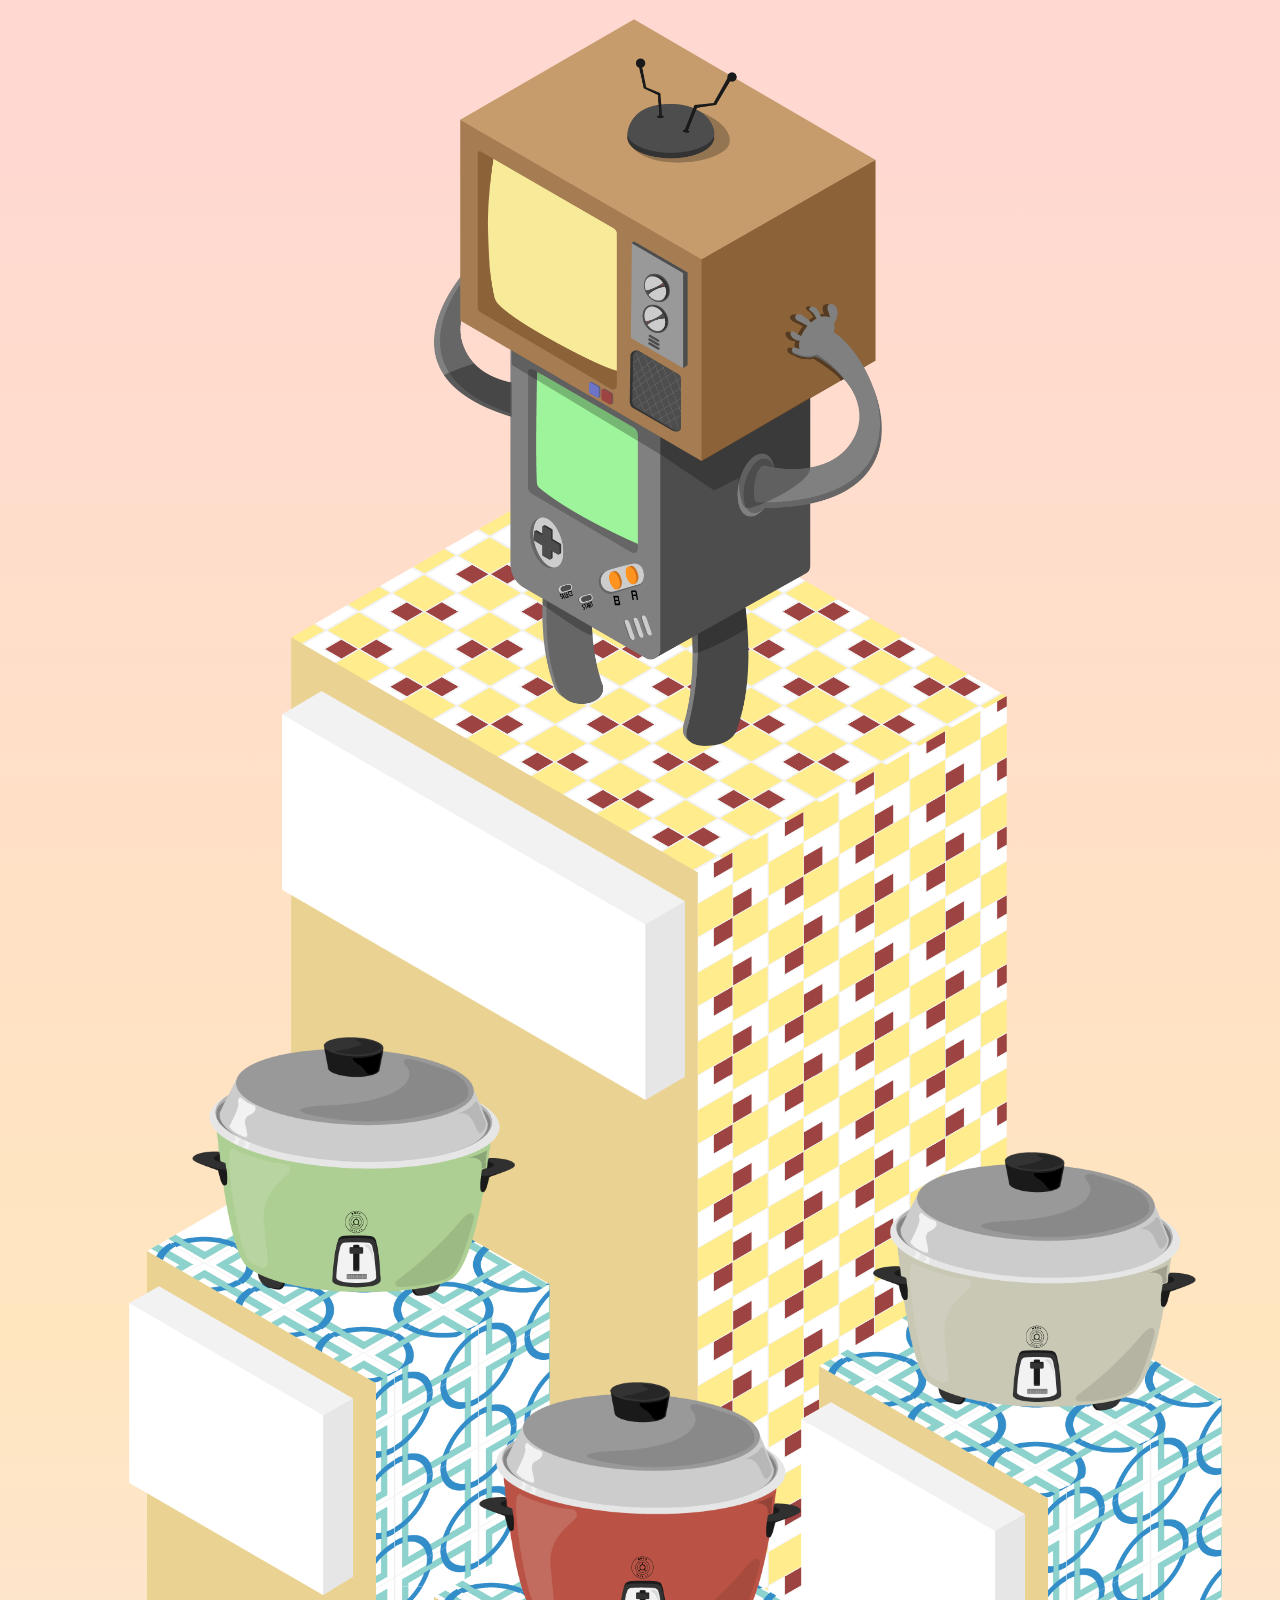
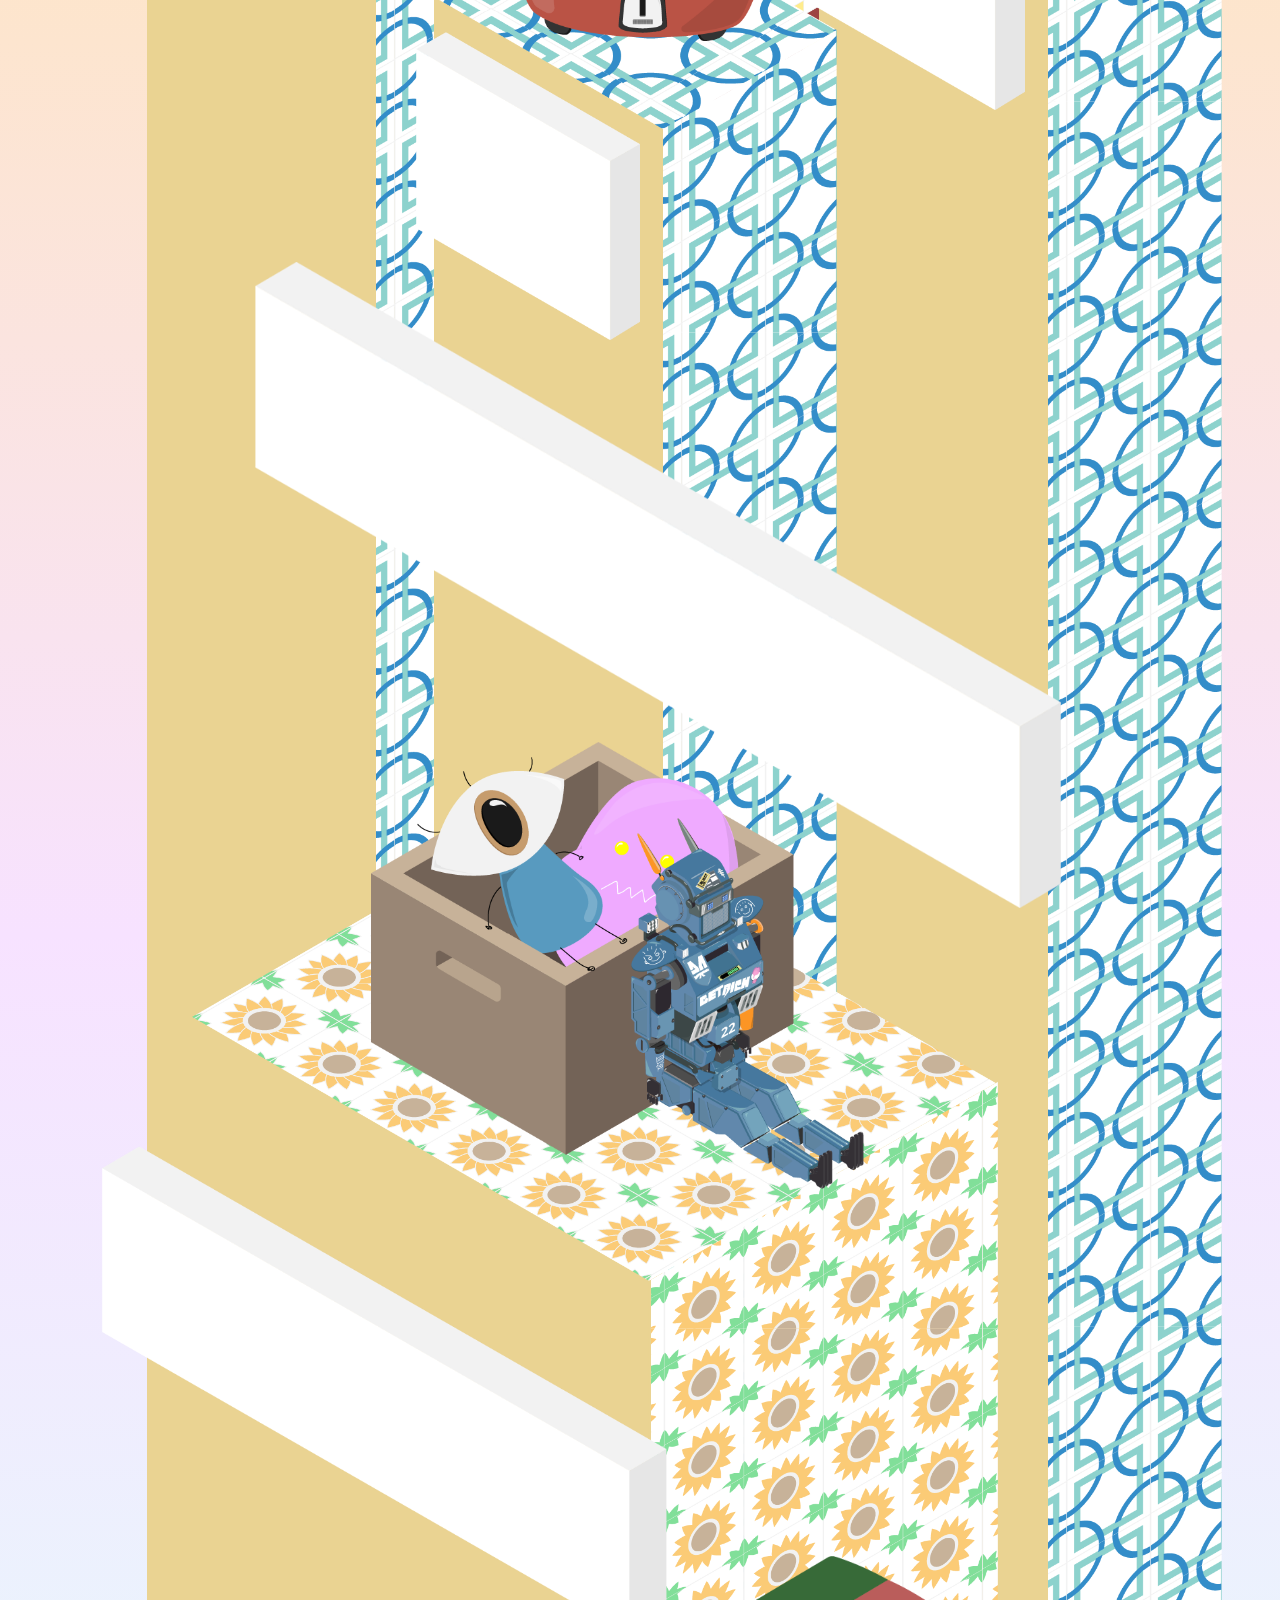
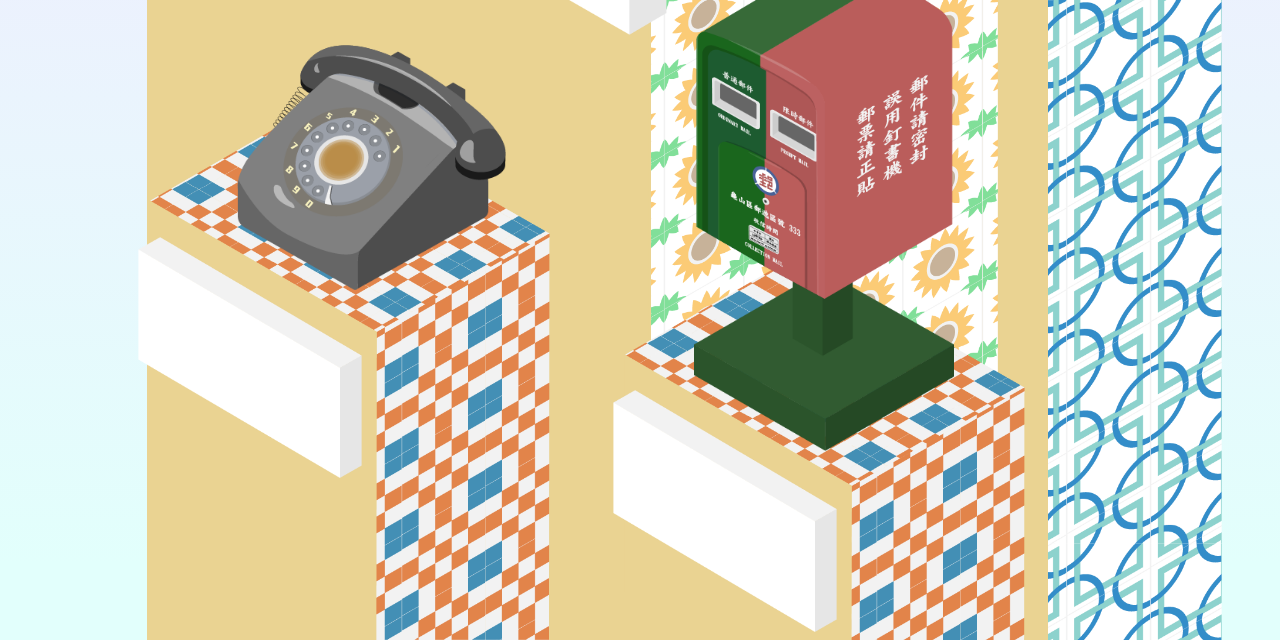
<file: index.html>
<!DOCTYPE html>
<html lang="en">
<head>
  <meta charset="UTF-8">
  <title>Reg's resume</title>
  <link rel="stylesheet" href="css/main.css">
</head>
<body>
<div class="container">
  <div class="row">
    <img src="img/gameboy.png" alt="" class="gameboy">
    <img src="img/main_pillar.png" alt="" class="main_p">
    <img src="img/skill_title_board.png" alt="" class="skill_title">
    <!--skill_pillar1-->
    <img src="img/second_pillar.png" alt="" class="sec_p1">
    <!--pot_green_start-->
    <img src="img/pot_lid.png" alt="" class="lid1">
    <img src="img/pot_green.png" alt="" class="pot_green">
    <img src="img/toy_brick.png" alt="" class="brick">
    <!--pot_green_end-->
    <img src="img/skill_board.png" alt="" class="skill_board_s">
    <!--skill_pillar1_end-->
    <!--skill_pillar2-->
    <img src="img/second_pillar.png" alt="" class="sec_p2">
    <!--pot_red_start-->
    <img src="img/pot_lid.png" alt="" class="lid2">
    <img src="img/pot_red.png" alt="" class="pot_red">
    <img src="img/childern_book.png" alt="" class="childern_book">
    <!--pot_red_end-->
    <img src="img/skill_board.png" alt="" class="skill_board_i">
    <!--skill_pillar2_end-->
    <!--skill_pillar3-->
    <img src="img/second_pillar.png" alt="" class="sec_p3">
    <!--pot_gray_start-->
    <img src="img/pot_lid.png" alt="" class="lid3">
    <img src="img/pot_gray.png" alt="" class="pot_gray">
    <img src="img/sketchpad.png" alt="" class="sketchpad">
    <!--pot_red_end-->
    <img src="img/skill_board.png" alt="" class="skill_board_b">
    <!--skill_pillar3_end-->
    <!--collection-->
    <img src="img/collection_board.png" alt="" class="collect_board">
    <img src="img/third_pillar.png" alt="" class="thd-p">
    <img src="img/toy_box.png" alt="" class="toy_box">
    <!--collection_end-->
    <img src="img/contact_title_board.png" alt="" class="contact_title">
    <img src="img/fourth_pillar.png" alt="" class="four_p1">
    <img src="img/fourth_pillar.png" alt="" class="four_p2">
    <img src="img/phone.png" alt="" class="phone">
    <img src="img/mailbox.png" alt="" class="mailbox">
    <img src="img/contact_board.png" alt="" class="contact_board1">
    <img src="img/contact_board.png" alt="" class="contact_board2">



  </div>
</div>
</body>
</html>
</file>
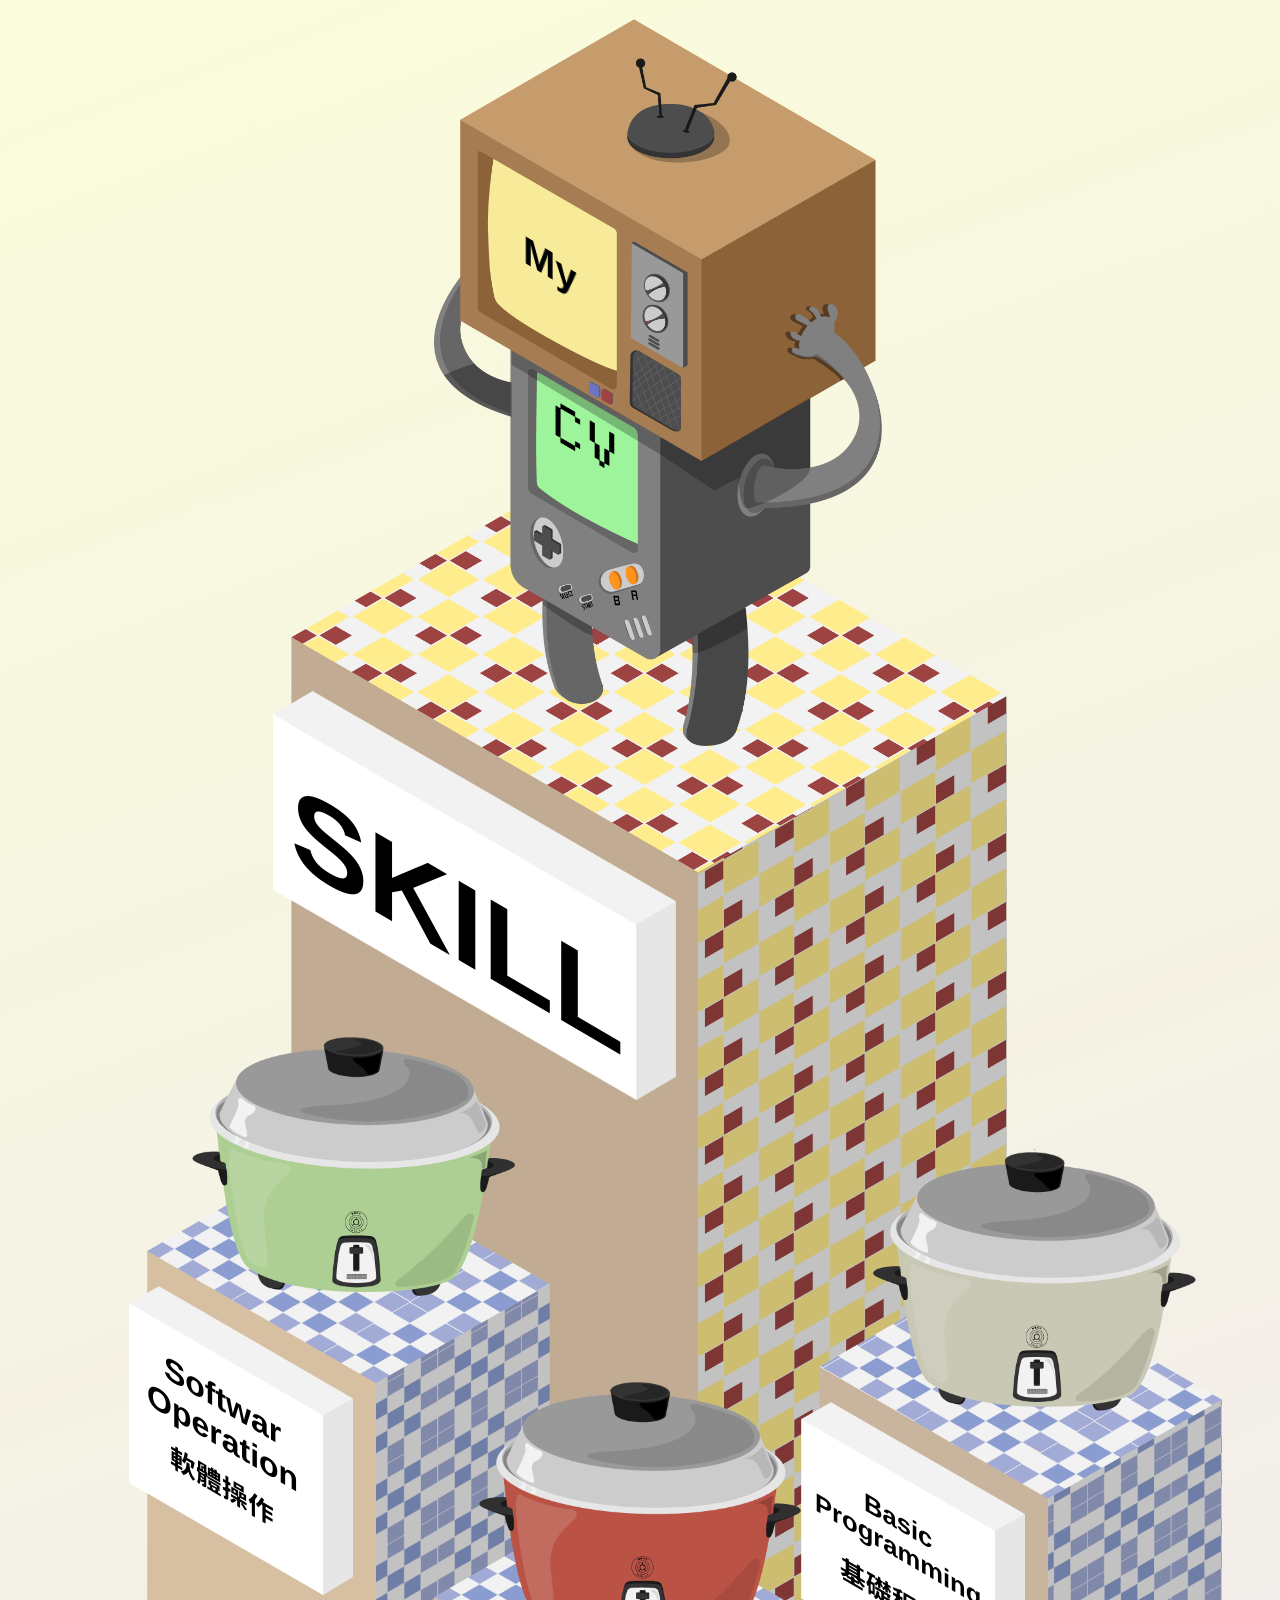
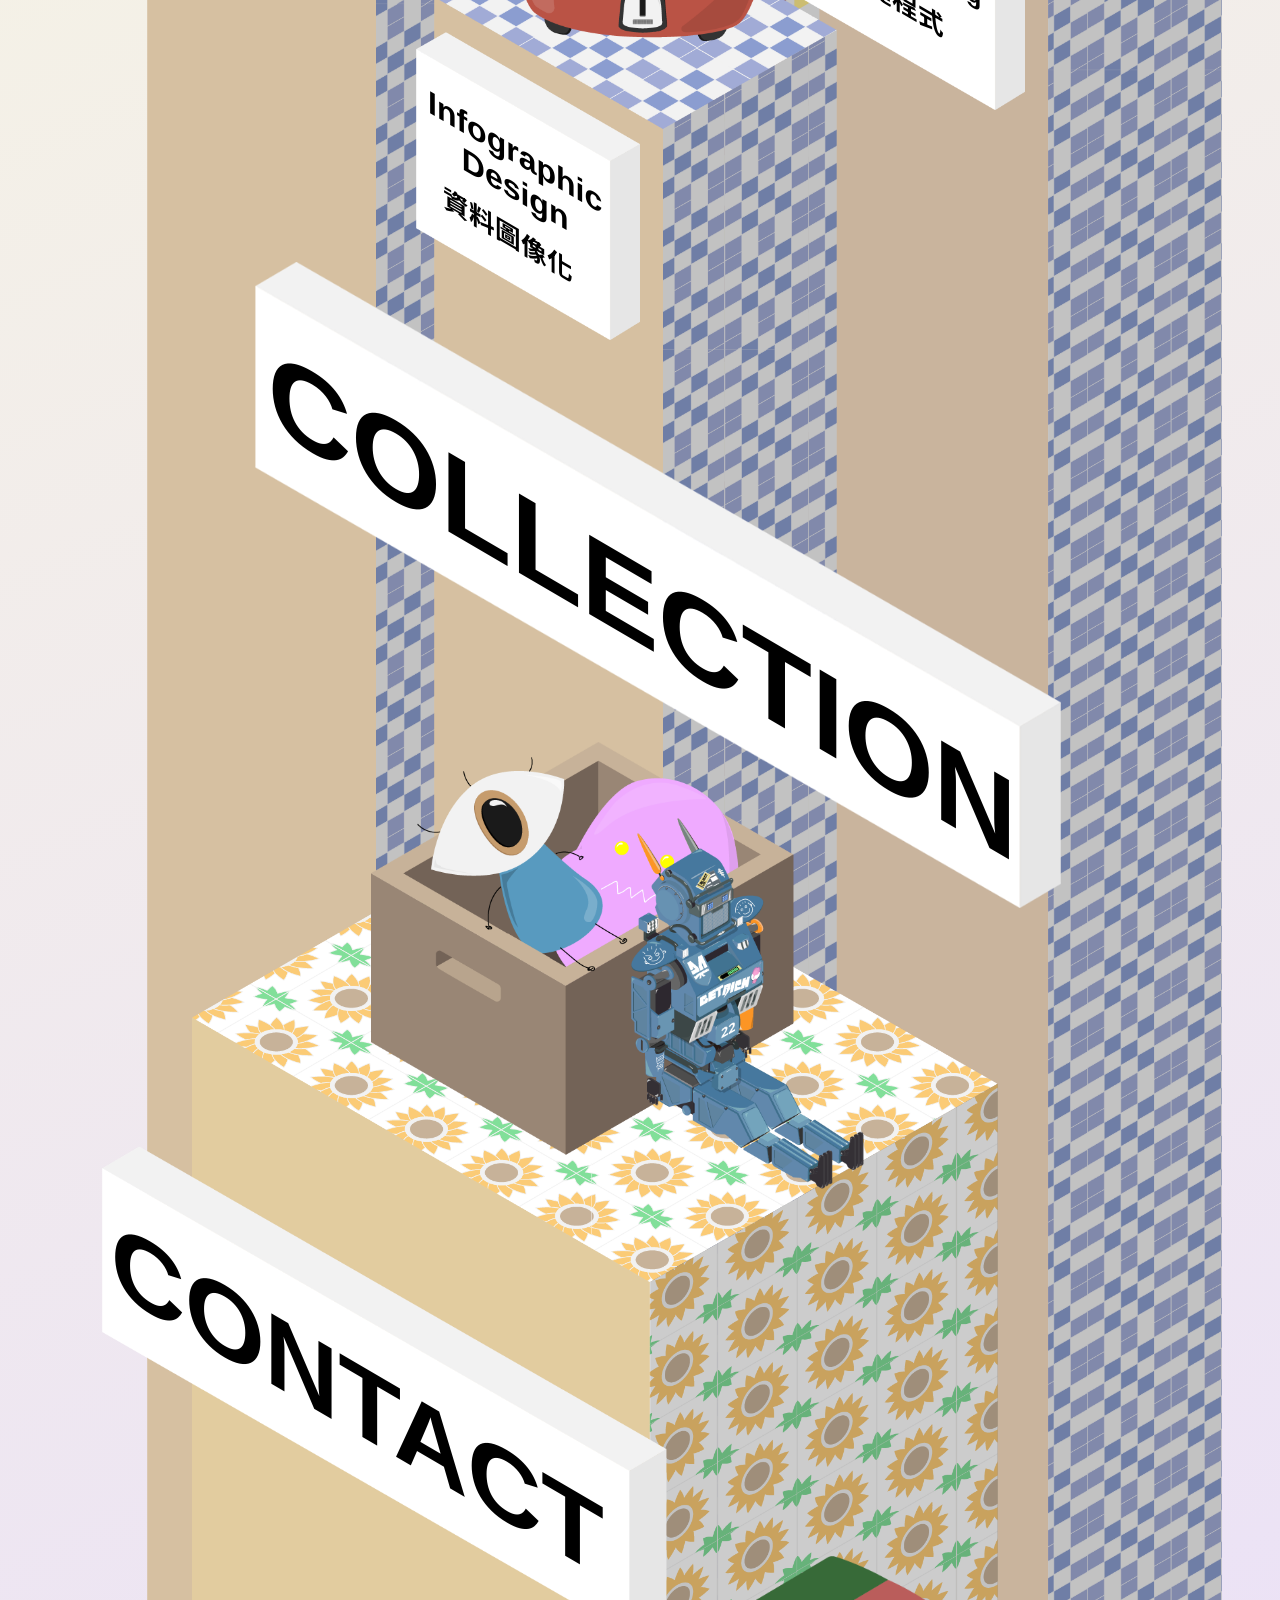
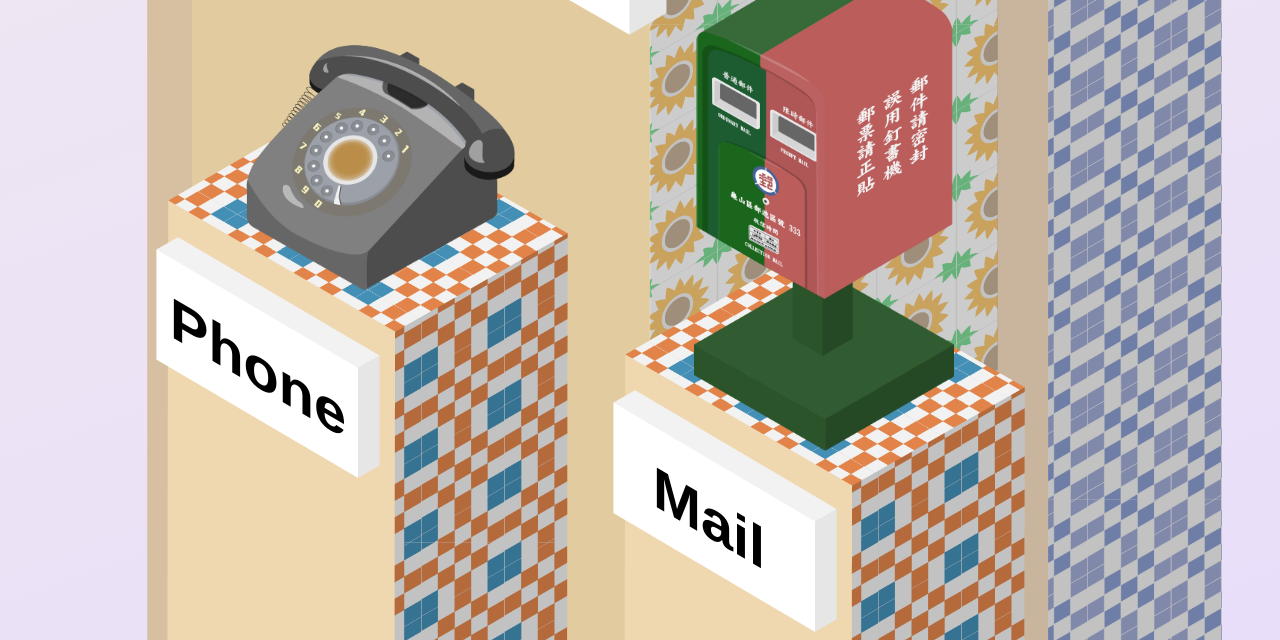
<file: docs/index.html>
<!DOCTYPE html>
<html lang="en">
<head>
  <meta charset="UTF-8">
  <meta name="viewport" content="width=device-width, initial-scale=1.0">
  <meta http-equiv="X-UA-Compatible" content="ie=edge">
  <title>Reg's resume</title>
  <link rel="stylesheet" href="css/normalize.css">
  <!--owl的css-->
  <link rel="stylesheet" href="css/owl.carousel.min.css">
  <link rel="stylesheet" href="css/owl.theme.default.min.css">
  <!--animate.css-->
  <link rel="stylesheet" href="https://cdnjs.cloudflare.com/ajax/libs/animate.css/3.7.0/animate.min.css">

  <!--lightbox的css-->
  <link rel="stylesheet" href="css/lightbox.css">
  <!--主要的css-->
  <link rel="stylesheet" href="css/main.css">

  <!--字體-->
  <link href="https://fonts.googleapis.com/css?family=Noto+Sans+TC" rel="stylesheet">
  <!--jquery-->
  <script src="js/jquery-3.3.1.js"></script>
  <!--owl的jq-->
  <script src="js/owl.carousel.min.js"></script>
  <!--lightbox的jq-->
  <script src="js/lightbox.min.js"></script>

</head>
<body>
<div class="container">
  <div class="row">
    <div class="owl-carousel owl-theme slider_w">
      <div class="item"><h4 class="font_serif">Hello</h4></div>
      <div class="item"><h4 class="font_serif">My</h4></div>
      <div class="item"><h4 class="font_serif">Name</h4></div>
      <div class="item"><h4 class="font_serif">Is</h4></div>
      <div class="item"><h4 class="font_serif">Reg</h4></div>
    </div>
    <img src="img/gameboy.png" alt="" class="gameboy">
    <a href="img/regcv.jpg" data-lightbox="cv">
      <img src="img/cv.png" alt="" class="cv cv_a">
    </a>
    <img src="img/main_pillar.png" alt="" class="main_p">
    <img src="img/skill_title_board.png" alt="" class="skill_title">
    <h2 class="skill_w font_serif">SKILL</h2>
    <!--skill_pillar1-->
    <img src="img/second_pillar1.png" alt="" class="sec_p1">
    <!--pot_green_start-->
    <img src="img/pot_lid.png" alt="" class="lid1 shake pot1">
    <img src="img/pot_green.png" alt="" class="pot_green shake pot1">
    <img src="img/toy_brick.png" alt="" class="brick">
    <!--pot_green_end-->
    <img src="img/skill_board.png" alt="" class="skill_board_s">
    <h3 class="skill_w_s font_serif">Softwar<br>Operation</h3>
    <h3 class="skill_w_sc font_noto">軟體操作</h3>
    <!--skill_pillar1_end-->
    <!--skill_pillar2-->
    <img src="img/second_pillar1.png" alt="" class="sec_p2">
    <!--pot_red_start-->
    <img src="img/pot_lid.png" alt="" class="lid2 shake pot2">
    <img src="img/pot_red.png" alt="" class="pot_red shake pot2">
    <img src="img/childern_book.png" alt="" class="childern_book">
    <!--pot_red_end-->
    <img src="img/skill_board.png" alt="" class="skill_board_i">
    <h3 class="skill_w_i font_serif">Infographic<br>Design</h3>
    <h3 class="skill_w_ic font_noto">資料圖像化</h3>
    <!--skill_pillar2_end-->
    <!--skill_pillar3-->
    <img src="img/second_pillar2.png" alt="" class="sec_p3">
    <!--pot_gray_start-->
    <img src="img/pot_lid.png" alt="" class="lid3 shake pot3">
    <img src="img/pot_gray.png" alt="" class="pot_gray shake pot3">
    <img src="img/sketchpad.png" alt="" class="sketchpad">
    <!--pot_red_end-->
    <img src="img/skill_board.png" alt="" class="skill_board_b">
    <h3 class="skill_w_b font_serif">Basic<br>Programming</h3>
    <h3 class="skill_w_bc font_noto">基礎程式</h3>
    <!--skill_pillar3_end-->
    <!--collection-->
    <img src="img/collection_board.png" alt="" class="collect_board">
    <h2 class="collect_w font_serif">COLLECTION</h2>
    <img src="img/third_pillar.png" alt="" class="thd-p">
    <a href="img/pasta.png" data-lightbox="collect" data-title="義大利麵電商網站">
    <img src="img/toy_box.png" alt="" class="toy_box">
    </a>
    <a href="img/gab.jpg" data-lightbox="collect" data-title="公仔電商Ｍockup"></a>
    <a href="img/paper.png" data-lightbox="collect" data-title="記事app-ui介面"></a>
    <a href="img/catcher.jpg" data-lightbox="collect" data-title="插畫-捕夢網"></a>
    <a href="img/tamed.jpg" data-lightbox="collect" data-title="插畫-小王子"></a>
    <a href="img/orangecat.jpg" data-lightbox="collect" data-title="插畫-橘貓么么"></a>
    <!--collection_end-->
    <img src="img/contact_title_board.png" alt="" class="contact_title">
    <h2 class="contact_w font_serif">CONTACT</h2>
    <img src="img/fourth_pillar.png" alt="" class="four_p1">
    <img src="img/fourth_pillar.png" alt="" class="four_p2">
    <a href="tel:+886-988812612">
      <img src="img/phone.png" alt="phone:+886-988812612" class="phone"
    </a>
    <a href="mailto:ex123789@gmail.com">
      <img src="img/mailbox.png" alt="email:ex123789@gmail.com" class="mailbox">
    </a>
    <img src="img/contact_board.png" alt="" class="contact_board1">
    <h3 class="contact_w_p font_serif">Phone</h3>
    <img src="img/contact_board.png" alt="" class="contact_board2">
    <h3 class="contact_w_m font_serif">Mail</h3>

  </div>
</div>
</body>
<script>
    $(document).ready(function () {
        $('.owl-carousel').owlCarousel({
            loop: true,
            items: 1,
            autoplay: true,
            dots: false,
            autoplayHoverPause: true,
            animateOut: 'slideOutUp',
            animateIn: 'slideInUp',
            autoplayTimeout: 1500,
        });

        $('.pot1').click(function () {
            $('.lid1').removeClass('shake');
            $('.pot_green').removeClass('shake');
            $('.lid1').addClass('open');
            $('.brick').addClass('grow')
        });

        $('.pot2').click(function () {
            $('.lid2').removeClass('shake');
            $('.pot_red').removeClass('shake');
            $('.lid2').addClass('open');
            $('.childern_book').addClass('grow')
        });

        $('.pot3').click(function () {
            $('.lid3').removeClass('shake');
            $('.pot_gray').removeClass('shake');
            $('.lid3').addClass('open');
            $('.sketchpad').addClass('grow')
        });
    })


</script>

</html>
</file>
<file: css/main.css>
html, body {
    margin: 0;
}

body {
    background: rgb(255, 216, 210);
    background: linear-gradient(180deg, rgba(255, 216, 210, 1) 2%, rgba(255, 230, 191, 1) 35%, rgba(247, 226, 255, 1) 66%, rgba(226, 255, 252, 1) 98%);
}


.container {
    max-width: 1600px;
    margin: auto;
    height: auto;
    position: relative;
    overflow-y: hidden;
}





.row {
    position: relative;
    padding-bottom: 300%;
    width: 70%;
    margin: 0 auto;
}

img {
    position: absolute;
}

.gameboy {
    z-index: 50;
    max-width: 50%;
    left: 27%;
    top: .5%;
}

.main_p {
    z-index: 10;
    max-width: 80%;
    top: 12%;
    left: 11%;
}

.skill_title {
    z-index: 35;
    max-width: 45%;
    top: 18%;
    left: 10%;
}

.sec_p1 {
    z-index: 30;
    max-width: 45%;
    top: 30%;
    left: -5%;
}

.sec_p2 {
    z-index: 35;
    max-width: 45%;
    top: 39%;
    left: 27%;
}

.sec_p3 {
    z-index: 30;
    max-width: 45%;
    top: 33%;
    left: 70%;
}

.lid1 {
    z-index: 40;
    max-width: 30%;
    top: 27%;
    left: 3%;
}

.pot_green {
    z-index: 30;
    max-width: 36%;
    top: 28%;
    left: 0%;
}

.brick{
    z-index: 35;
    max-width: 21%;
    top: 25%;
    left: 8%;
    display: none;
}

.skill_board_s{
    z-index: 45;
    max-width: 25%;
    top: 33.5%;
    left: -7%;
}

.lid2 {
    z-index: 45;
    max-width: 30%;
    top: 36%;
    left: 35%;
}

.pot_red {
    z-index: 40;
    max-width: 36%;
    top: 37%;
    left: 32%;
}

.childern_book{
    z-index: 43;
    max-width: 21%;
    top: 34.5%;
    left: 40%;
    display: none;
}

.skill_board_i{
    z-index: 45;
    max-width: 25%;
    top: 42.5%;
    left: 25%;
}

.lid3 {
    z-index: 40;
    max-width: 30%;
    top: 30%;
    left: 79%;
}

.pot_gray {
    z-index: 30;
    max-width: 36%;
    top: 31%;
    left: 76%;
}

.sketchpad{
    z-index: 35;
    max-width: 21%;
    top: 27%;
    left: 85%;
    display: none;
}

.skill_board_b{
    z-index: 38;
    max-width: 25%;
    top: 36.5%;
    left: 68%;
}

.collect_board{
    z-index: 38;
    max-width: 90%;
    top: 48.5%;
    left: 7%;
}

.thd-p{
    z-index: 60;
    max-width: 90%;
    top: 63%;
    left: 0%;
}
.toy_box{
    z-index: 60;
    max-width: 55%;
    top: 61%;
    left: 20%;
}

.contact_title{
    z-index: 60;
    max-width: 63%;
    top: 71.5%;
    left: -10%;
}
.four_p1{
    z-index: 60;
    max-width: 45%;
    top: 86%;
    left: -5%;
}

.four_p2{
    z-index: 60;
    max-width: 45%;
    top: 90%;
    left: 48%;
}

.phone{
    z-index: 60;
    max-width: 30%;
    top: 84.5%;
    left: 5%;
}

.mailbox{
    z-index: 60;
    max-width: 29%;
    top: 82.2%;
    left: 56%;
}

.contact_board1{
    z-index: 70;
    max-width: 25%;
    top: 89.5%;
    left: -6%;
}

.contact_board2{
    z-index: 70;
    max-width: 25%;
    top: 93.5%;
    left: 47%;
}
</file>
<file: docs/css/main.css>
html, body {
    margin: 0;
}

body {
    background-image: linear-gradient(-20deg, #e9defa 0%, #fbfcdb 100%);
}


.container {
    max-width: 1600px;
    margin: auto;
    height: auto;
    position: relative;
    overflow-y: hidden;
}

.row {
    position: relative;
    padding-bottom: 300%;
    width: 70%;
    margin: 0 auto;
}

.slider_w{
    position: absolute;
    top: 5%;
    left: -10%;
    z-index: 99;
    transform: matrix(1, 0.6, 0, 1, 0, 0);
}
.item{
    text-align: center;
    font-size: 3vw;
}

img {
    position: absolute;
}

.gameboy {
    z-index: 50;
    max-width: 50%;
    left: 27%;
    top: .5%;
}

.cv{
    z-index: 55;
    max-width: 10%;
    left: 39%;
    top: 9.5%;
    cursor: pointer;
}

.main_p {
    z-index: 10;
    max-width: 80%;
    top: 12%;
    left: 11%;
}

.skill_title {
    z-index: 35;
    max-width: 45%;
    top: 18%;
    left: 9%;
}

.sec_p1 {
    z-index: 30;
    max-width: 45%;
    top: 30%;
    left: -5%;
}

.sec_p2 {
    z-index: 35;
    max-width: 45%;
    top: 39%;
    left: 27%;
}

.sec_p3 {
    z-index: 30;
    max-width: 45%;
    top: 33%;
    left: 70%;
}

.lid1 {
    z-index: 90;
    max-width: 30%;
    top: 27%;
    left: 3%;
    cursor: pointer;

}

.pot_green {
    z-index: 30;
    max-width: 36%;
    top: 28%;
    left: 0%;
    cursor: pointer;
}

.brick {
    z-index: 35;
    max-width: 21%;
    top: 25%;
    left: 8%;
    transform: scale(0.01);
}

.skill_board_s {
    z-index: 45;
    max-width: 25%;
    top: 33.5%;
    left: -7%;
}

.lid2 {
    z-index: 90;
    max-width: 30%;
    top: 36%;
    left: 35%;
    cursor: pointer;
}

.pot_red {
    z-index: 40;
    max-width: 36%;
    top: 37%;
    left: 32%;
    cursor: pointer;
}

.childern_book {
    z-index: 43;
    max-width: 21%;
    top: 34.5%;
    left: 40%;
    transform: scale(0.01);
}

.skill_board_i {
    z-index: 45;
    max-width: 25%;
    top: 42.5%;
    left: 25%;
}

.lid3 {
    z-index: 90;
    max-width: 30%;
    top: 30%;
    left: 79%;
    cursor: pointer;
}

.pot_gray {
    z-index: 30;
    max-width: 36%;
    top: 31%;
    left: 76%;
    cursor: pointer;
}

.sketchpad {
    z-index: 35;
    max-width: 18%;
    top: 27%;
    left: 85%;
    transform: scale(0.01);
}

.skill_board_b {
    z-index: 38;
    max-width: 25%;
    top: 36.5%;
    left: 68%;
}

.collect_board {
    z-index: 38;
    max-width: 90%;
    top: 48.5%;
    left: 7%;
}

.thd-p {
    z-index: 60;
    max-width: 90%;
    top: 63%;
    left: 0%;
}

.toy_box {
    z-index: 60;
    max-width: 55%;
    top: 61%;
    left: 20%;
}

.contact_title {
    z-index: 60;
    max-width: 63%;
    top: 71.5%;
    left: -10%;
}

.four_p1 {
    z-index: 60;
    max-width: 45%;
    top: 86%;
    left: -3%;
}

.four_p2 {
    z-index: 60;
    max-width: 45%;
    top: 90%;
    left: 48%;
}

.phone {
    z-index: 60;
    max-width: 30%;
    top: 84.5%;
    left: 6%;
    cursor: pointer;

}

.mailbox {
    z-index: 60;
    max-width: 29%;
    top: 82.2%;
    left: 56%;
    cursor: pointer;
}

.contact_board1 {
    z-index: 70;
    max-width: 25%;
    top: 89.5%;
    left: -4%;
}

.contact_board2 {
    z-index: 70;
    max-width: 25%;
    top: 93.5%;
    left: 47%;
}

/*文字*/

.font_serif {
    font-family: sans-serif;
}

.font_noto {
    font-family: 'Noto Sans TC', sans-serif;
}

.skill_w {
    position: absolute;
    z-index: 80;
    top: 17.2%;
    left: 11%;
    font-size: 9vw;
    transform: matrix(1, 0.585, 0, 1, 0, 0);
    transform-origin: 0% 0%;
}

.skill_w_s {
    position: absolute;
    z-index: 99;
    top: 34%;
    left: -5%;
    word-break: keep-all;
    font-size: 2.5vw;
    text-align: center;
    transform: matrix(1, 0.585, 0, 1, 0, 0);
    transform-origin: 0% 0%;
}

.skill_w_sc {
    position: absolute;
    z-index: 99;
    top: 36.8%;
    left: -2.5%;
    word-break: keep-all;
    font-size: 2vw;
    text-align: center;
    transform: matrix(1, 0.585, 0, 1, 0, 0);
    transform-origin: 0% 0%;
}

.skill_w_i {
    position: absolute;
    z-index: 99;
    top: 43%;
    left: 26.3%;
    word-break: keep-all;
    font-size: 2.5vw;
    text-align: center;
    transform: matrix(1, 0.585, 0, 1, 0, 0);
    transform-origin: 0% 0%;
}

.skill_w_ic {
    position: absolute;
    z-index: 99;
    top: 45.7%;
    left: 28%;
    word-break: keep-all;
    font-size: 2vw;
    text-align: center;
    transform: matrix(1, 0.585, 0, 1, 0, 0);
    transform-origin: 0% 0%;
}

.skill_w_b {
    position: absolute;
    z-index: 99;
    top: 37.3%;
    left: 69.5%;
    word-break: keep-all;
    font-size: 2vw;
    text-align: center;
    transform: matrix(1, 0.585, 0, 1, 0, 0);
    transform-origin: 0% 0%;
}

.skill_w_bc {
    position: absolute;
    z-index: 99;
    top: 39.7%;
    left: 72.3%;
    word-break: keep-all;
    font-size: 2vw;
    text-align: center;
    transform: matrix(1, 0.585, 0, 1, 0, 0);
    transform-origin: 0% 0%;
}

.collect_w {
    position: absolute;
    z-index: 99;
    top: 47.5%;
    left: 8.5%;
    font-size: 9vw;
    transform: matrix(1, 0.585, 0, 1, 0, 0);
    transform-origin: 0% 0%;
}

.contact_w {
    position: absolute;
    z-index: 99;
    top: 70.6%;
    left: -9%;
    font-size: 8vw;
    transform: matrix(1, 0.585, 0, 1, 0, 0);
    transform-origin: 0% 0%;
}

.contact_w_p {
    position: absolute;
    z-index: 99;
    top: 89.2%;
    left: -2.5%;
    font-size: 4.5vw;
    transform: matrix(1, 0.585, 0, 1, 0, 0);
    transform-origin: 0% 0%;
}

.contact_w_m {
    position: absolute;
    z-index: 99;
    top: 93.6%;
    left: 51.4%;
    font-size: 4.5vw;
    transform: matrix(1, 0.585, 0, 1, 0, 0);
    transform-origin: 0% 0%;
}

/*文字的rwd*/

@media screen and (min-width: 1599px){

    .item{
        font-size: 50px;
    }
    .skill_w{
        font-size: 145px;
    }
    .skill_w_s,.skill_w_i{
        font-size: 41px;
    }

    .skill_w_b{
        font-size:32px;
    }


    .skill_w_sc,.skill_w_ic,.skill_w_bc{
        font-size: 35px;
    }

    .collect_w{
        font-size: 140px;
    }
    .contact_w{
        font-size: 130px;
    }
    .contact_w_p,.contact_w_m{
        font-size: 73px;
    }

}

/*cv的動畫*/

.cv_a{
    animation-name: cv_a;
    animation-duration: 1.5s;
    animation-iteration-count: infinite;
    animation-direction: alternate;
}

@keyframes cv_a {
    0% {
        top: 9.5%;
    }
    100% {
        top: 10%;
    }
}


/*鍋子的動畫*/

.shake{
    animation-name: shake;
    animation-direction: reverse;
    animation-duration: 1s;
    animation-iteration-count: infinite;
}

.open{
    animation-name: open;
    animation-duration: 1.5s;
    animation-fill-mode: both;
}

.grow{
    animation-name: grow;
    animation-duration: 1s;
    animation-fill-mode: both;
}

@keyframes shake {
    0% {
        transform: rotate(0deg) translate(0, 0)
    }
    33%{
        transform: rotate(-5deg) translate(0, 0)
    }
    66%{
        transform: rotate(5deg) translate(0, 0)
    }
    100% {
        transform: rotate(0deg) translate(0, 0)
    }
}


@keyframes open {
    0% {
        transform: rotate(0deg) translate(0, 0)
    }
    100% {
        transform: rotate(40deg) translate(0%, -150%);
    }
}

@keyframes close {
    0% {
        transform: rotate(40deg) translate(0, -150%)
    }
    100% {
        transform: rotate(0deg) translate(0, 0)
    }
}

@keyframes grow {
    0% {
        transform: scale(0.01);
    }
    100% {
        transform: scale(1);
    }
}

@keyframes shrink {
    0% {
        transform: scale(1);
    }
    100% {
        transform: scale(0.01);
    }
}
</file>
